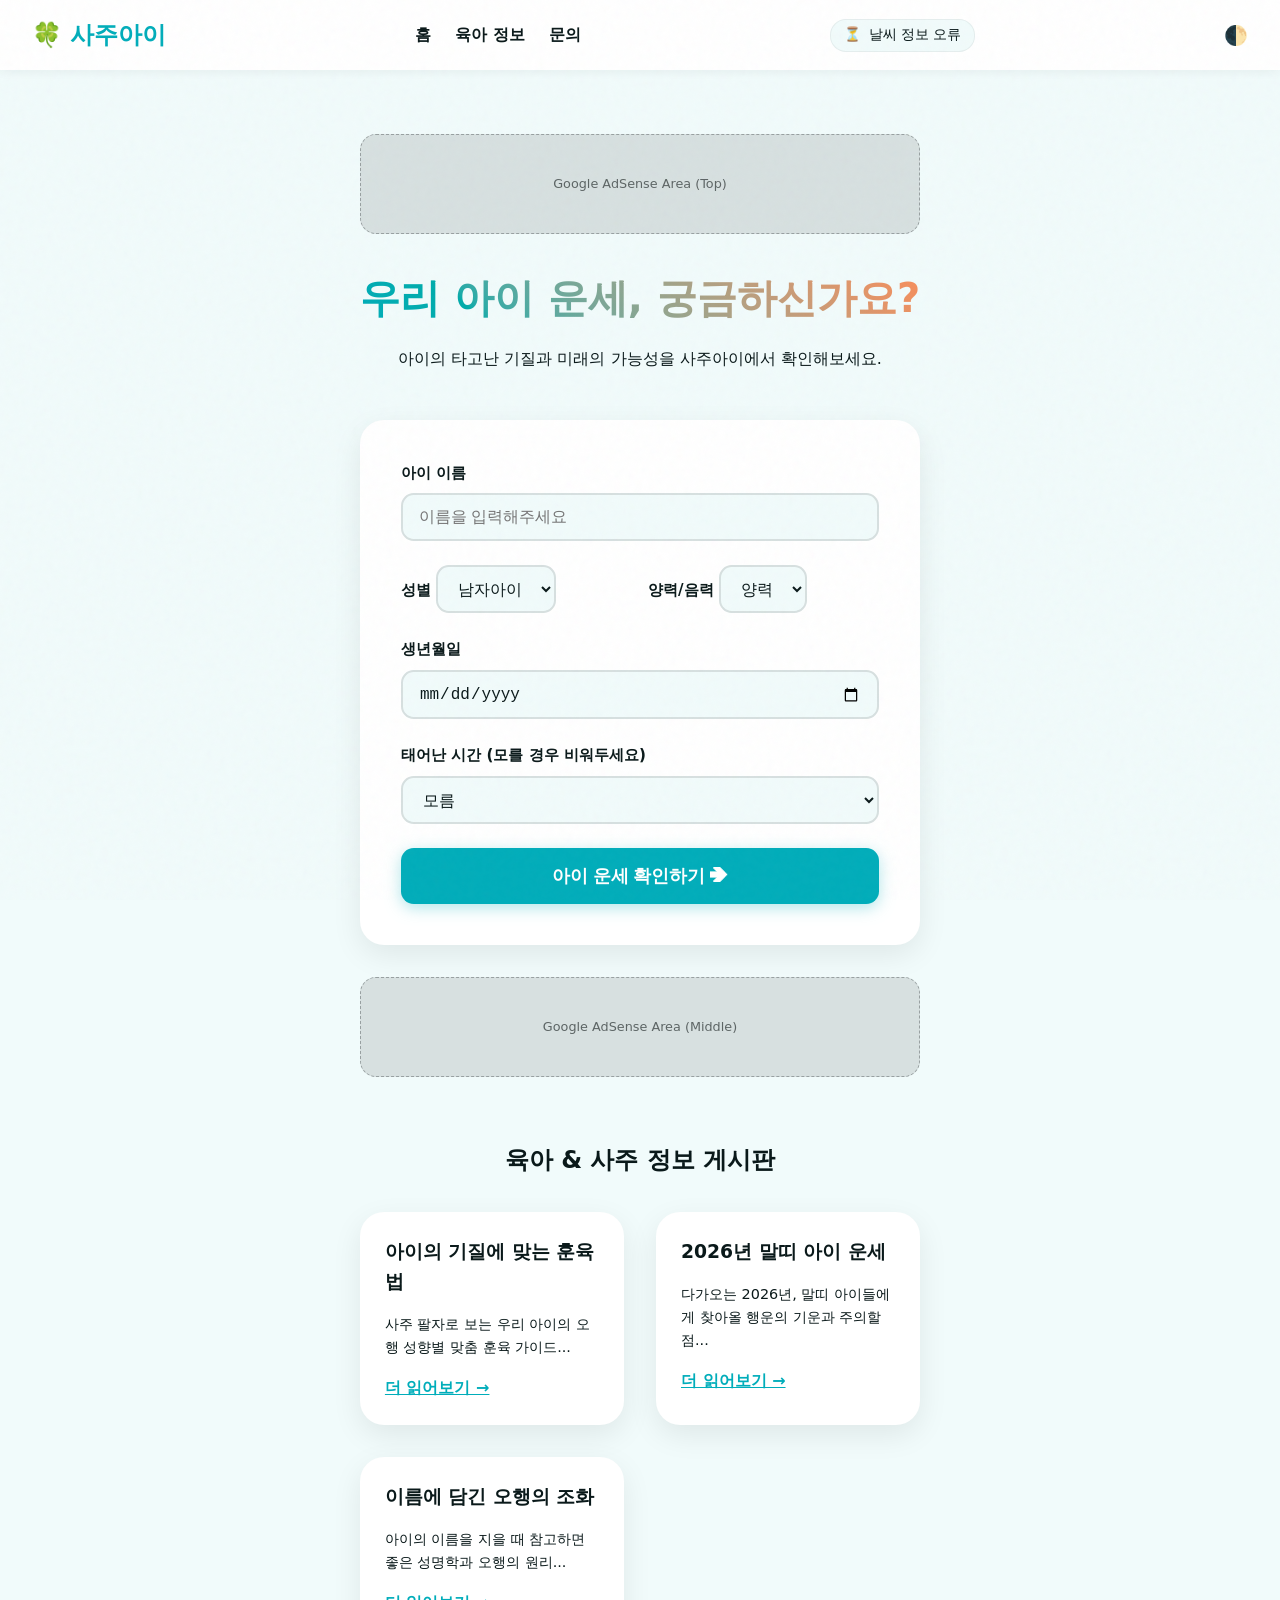
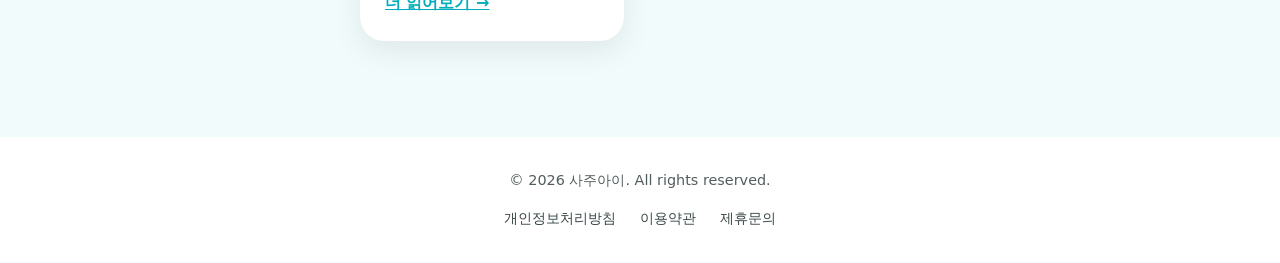
<file: index.html>
<!DOCTYPE html>
<html lang="ko">
<head>
    <meta charset="UTF-8">
    <meta name="viewport" content="width=device-width, initial-scale=1.0">
    <title>사주아이 | 우리 아이를 위한 특별한 운세</title>
    <meta name="description" content="사주아이에서 우리 아이의 성향과 타고난 복을 확인해보세요. 무료 사주 풀이와 육아 팁을 제공합니다.">
    <meta name="google-adsense-account" content="ca-pub-9479914120599551">
    <script async src="https://pagead2.googlesyndication.com/pagead/js/adsbygoogle.js?client=ca-pub-9479914120599551"
     crossorigin="anonymous"></script>
    <link rel="stylesheet" href="style.css">
</head>
<body data-theme="light">
    <header>
        <a href="index.html" class="logo">🍀 사주아이</a>
        <nav>
            <ul>
                <li><a href="index.html">홈</a></li>
                <li><a href="#blog">육아 정보</a></li>
                <li><a href="contact.html">문의</a></li>
            </ul>
        </nav>
        <div id="weather-info" style="display: flex; align-items: center; gap: 0.5rem; font-size: 0.85rem; background: var(--bg-main); padding: 0.3rem 0.8rem; border-radius: 1rem; border: 1px solid rgba(0,0,0,0.05);">
            <span id="weather-icon">⏳</span>
            <span id="weather-temp">--°C</span>
        </div>
        <button id="toggle-theme" style="background: none; border: none; cursor: pointer; font-size: 1.2rem;">🌓</button>
    </header>

    <main class="container">
        <!-- AdSense Top Placeholder -->
        <div class="adsense-placeholder">
            <span>Google AdSense Area (Top)</span>
        </div>

        <section class="hero">
            <h1>우리 아이 운세, 궁금하신가요?</h1>
            <p>아이의 타고난 기질과 미래의 가능성을 사주아이에서 확인해보세요.</p>
        </section>

        <section class="card">
            <form id="saju-form" class="saju-form">
                <div class="form-group">
                    <label for="name">아이 이름</label>
                    <input type="text" id="name" placeholder="이름을 입력해주세요" required>
                </div>
                
                <div class="form-group" style="display: grid; grid-template-columns: 1fr 1fr; gap: 1rem;">
                    <div>
                        <label for="gender">성별</label>
                        <select id="gender" required>
                            <option value="male">남자아이</option>
                            <option value="female">여자아이</option>
                        </select>
                    </div>
                    <div>
                        <label for="birth-type">양력/음력</label>
                        <select id="birth-type">
                            <option value="solar">양력</option>
                            <option value="lunar">음력</option>
                        </select>
                    </div>
                </div>

                <div class="form-group">
                    <label for="birth-date">생년월일</label>
                    <input type="date" id="birth-date" required>
                </div>

                <div class="form-group">
                    <label for="birth-time">태어난 시간 (모를 경우 비워두세요)</label>
                    <select id="birth-time">
                        <option value="unknown">모름</option>
                        <option value="00">자시 (23:30 ~ 01:29)</option>
                        <option value="02">축시 (01:30 ~ 03:29)</option>
                        <option value="04">인시 (03:30 ~ 05:29)</option>
                        <option value="06">묘시 (05:30 ~ 07:29)</option>
                        <option value="08">진시 (07:30 ~ 09:29)</option>
                        <option value="10">사시 (09:30 ~ 11:29)</option>
                        <option value="12">오시 (11:30 ~ 13:29)</option>
                        <option value="14">미시 (13:30 ~ 15:29)</option>
                        <option value="16">신시 (15:30 ~ 17:29)</option>
                        <option value="18">유시 (17:30 ~ 19:29)</option>
                        <option value="20">술시 (19:30 ~ 21:29)</option>
                        <option value="22">해시 (21:30 ~ 23:29)</option>
                    </select>
                </div>

                <button type="submit" class="btn-primary">아이 운세 확인하기 ➔</button>
            </form>
        </section>

        <section id="results" class="results card">
            <h2 id="result-title">운세 결과</h2>
            <div id="reading-content" class="reading-card">
                <!-- Saju results will be injected here -->
            </div>
        </section>

        <!-- AdSense Middle Placeholder -->
        <div class="adsense-placeholder">
            <span>Google AdSense Area (Middle)</span>
        </div>

        <section id="blog" style="margin-top: 4rem;">
            <h2 style="margin-bottom: 2rem; text-align: center;">육아 & 사주 정보 게시판</h2>
            <div style="display: grid; grid-template-columns: repeat(auto-fit, minmax(250px, 1fr)); gap: 2rem;">
                <article class="card" style="padding: 1.5rem;">
                    <h3>아이의 기질에 맞는 훈육법</h3>
                    <p style="font-size: 0.9rem; margin-top: 1rem;">사주 팔자로 보는 우리 아이의 오행 성향별 맞춤 훈육 가이드...</p>
                    <a href="#" style="color: var(--primary); font-weight: 600; display: block; margin-top: 1rem;">더 읽어보기 →</a>
                </article>
                <article class="card" style="padding: 1.5rem;">
                    <h3>2026년 말띠 아이 운세</h3>
                    <p style="font-size: 0.9rem; margin-top: 1rem;">다가오는 2026년, 말띠 아이들에게 찾아올 행운의 기운과 주의할 점...</p>
                    <a href="#" style="color: var(--primary); font-weight: 600; display: block; margin-top: 1rem;">더 읽어보기 →</a>
                </article>
                <article class="card" style="padding: 1.5rem;">
                    <h3>이름에 담긴 오행의 조화</h3>
                    <p style="font-size: 0.9rem; margin-top: 1rem;">아이의 이름을 지을 때 참고하면 좋은 성명학과 오행의 원리...</p>
                    <a href="#" style="color: var(--primary); font-weight: 600; display: block; margin-top: 1rem;">더 읽어보기 →</a>
                </article>
            </div>
        </section>

        <!-- Disqus Section for Community Engagement (Good for AdSense) -->
        <div id="disqus_thread" style="margin-top: 4rem;"></div>
    </main>

    <footer>
        <p>&copy; 2026 사주아이. All rights reserved.</p>
        <div class="footer-links">
            <a href="privacy.html">개인정보처리방침</a>
            <a href="terms.html">이용약관</a>
            <a href="contact.html">제휴문의</a>
        </div>
    </footer>

    <script src="main.js"></script>
    <script>
        (function() {
        var d = document, s = d.createElement('script');
        s.src = 'https://productbuilder-1blm410bfg.disqus.com/embed.js';
        s.setAttribute('data-timestamp', +new Date());
        (d.head || d.body).appendChild(s);
        })();
    </script>
</body>
</html>
</file>
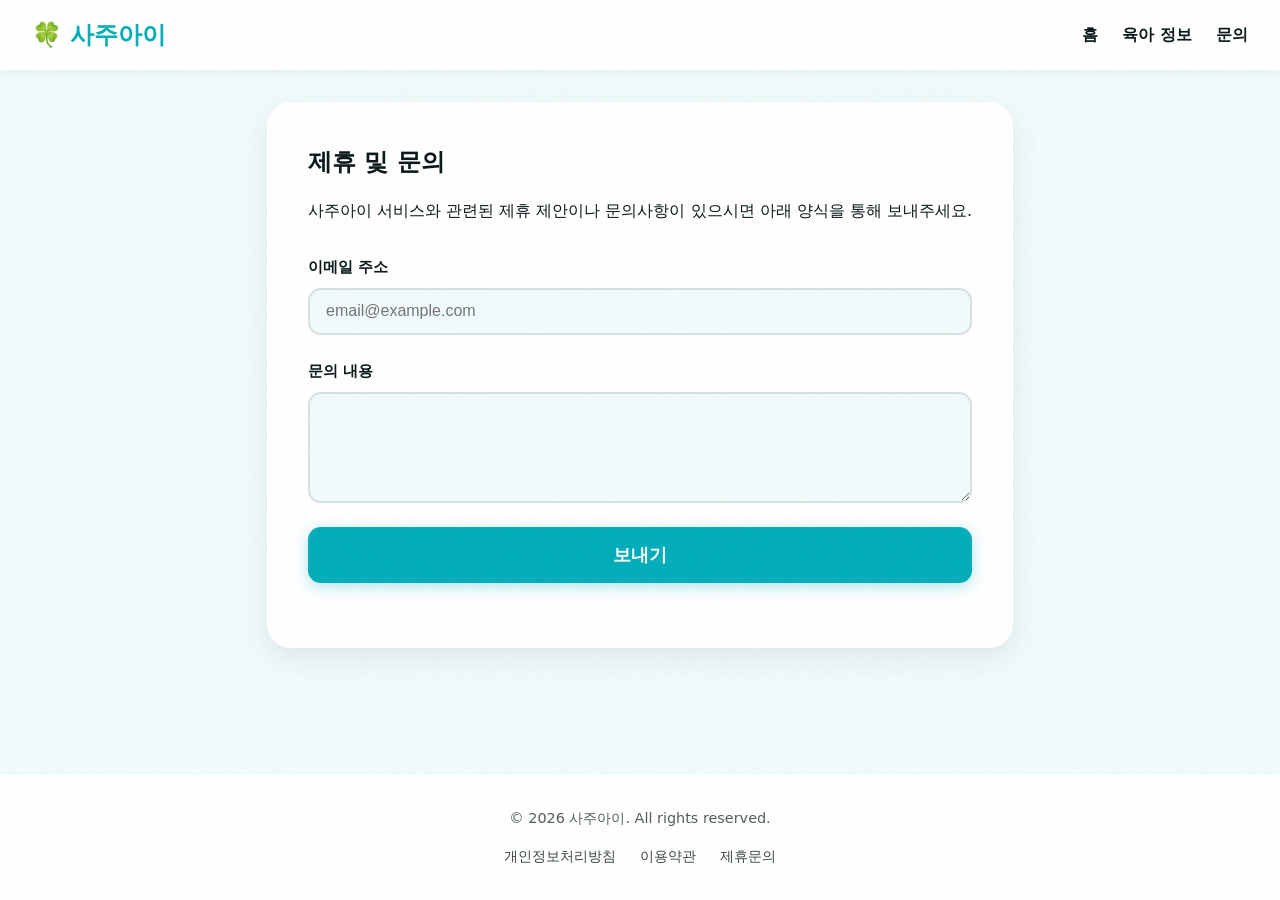
<file: contact.html>
<!DOCTYPE html>
<html lang="ko">
<head>
    <meta charset="UTF-8">
    <meta name="viewport" content="width=device-width, initial-scale=1.0">
    <title>문의하기 | 사주아이</title>
    <meta name="google-adsense-account" content="ca-pub-9479914120599551">
    <script async src="https://pagead2.googlesyndication.com/pagead/js/adsbygoogle.js?client=ca-pub-9479914120599551"
     crossorigin="anonymous"></script>
    <link rel="stylesheet" href="style.css">
    <style>
        .success { color: #2ecc71; margin-top: 1rem; font-weight: 600; }
        .error { color: #e74c3c; margin-top: 1rem; font-weight: 600; }
    </style>
</head>
<body data-theme="light">
    <header>
        <a href="index.html" class="logo">🍀 사주아이</a>
        <nav>
            <ul>
                <li><a href="index.html">홈</a></li>
                <li><a href="index.html#blog">육아 정보</a></li>
                <li><a href="contact.html">문의</a></li>
            </ul>
        </nav>
    </header>

    <main class="container">
        <section class="card">
            <h1>제휴 및 문의</h1>
            <p style="margin-top: 1rem; margin-bottom: 2rem;">사주아이 서비스와 관련된 제휴 제안이나 문의사항이 있으시면 아래 양식을 통해 보내주세요.</p>
            
            <form action="https://formspree.io/f/mqakayvo" method="POST" id="contact-form" class="saju-form">
                <div class="form-group">
                    <label for="email">이메일 주소</label>
                    <input type="email" id="email" name="email" placeholder="email@example.com" required>
                </div>
                <div class="form-group">
                    <label for="message">문의 내용</label>
                    <textarea id="message" name="message" rows="5" style="padding: 1rem; border-radius: 0.8rem; border: 2px solid oklch(0.9 0.01 200); background: var(--bg-main); color: var(--text-main); font-family: inherit;" required></textarea>
                </div>
                <button type="submit" class="btn-primary">보내기</button>
                <div id="status"></div>
            </form>
        </section>
    </main>

    <footer>
        <p>&copy; 2026 사주아이. All rights reserved.</p>
        <div class="footer-links">
            <a href="privacy.html">개인정보처리방침</a>
            <a href="terms.html">이용약관</a>
            <a href="contact.html">제휴문의</a>
        </div>
    </footer>

    <script src="main.js"></script>
    <script>
        const contactForm = document.getElementById("contact-form");
        if (contactForm) {
            contactForm.addEventListener("submit", async function(event) {
                event.preventDefault();
                const status = document.getElementById("status");
                const data = new FormData(event.target);
                
                try {
                    const response = await fetch(event.target.action, {
                        method: contactForm.method,
                        body: data,
                        headers: {
                            'Accept': 'application/json'
                        }
                    });
                    
                    if (response.ok) {
                        status.innerHTML = "문의가 성공적으로 전달되었습니다!";
                        status.className = "success";
                        contactForm.reset();
                    } else {
                        status.innerHTML = "문제가 발생했습니다. 다시 시도해 주세요.";
                        status.className = "error";
                    }
                } catch (error) {
                    status.innerHTML = "서버와 통신 중 오류가 발생했습니다.";
                    status.className = "error";
                }
            });
        }
    </script>
</body>
</html>
</file>
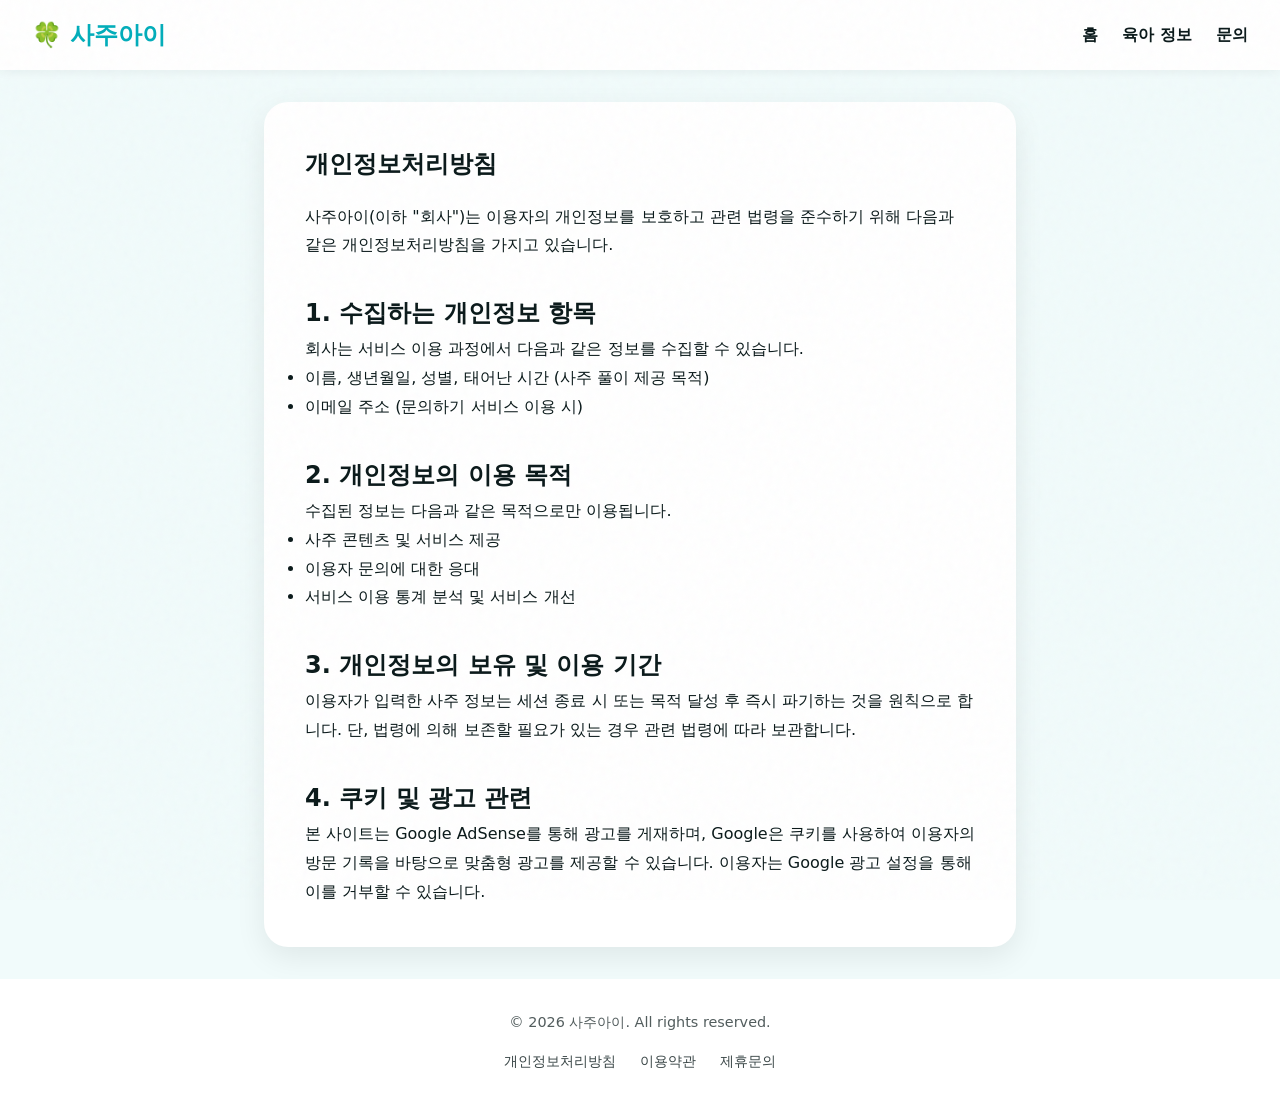
<file: privacy.html>
<!DOCTYPE html>
<html lang="ko">
<head>
    <meta charset="UTF-8">
    <meta name="viewport" content="width=device-width, initial-scale=1.0">
    <title>개인정보처리방침 | 사주아이</title>
    <meta name="google-adsense-account" content="ca-pub-9479914120599551">
    <script async src="https://pagead2.googlesyndication.com/pagead/js/adsbygoogle.js?client=ca-pub-9479914120599551"
     crossorigin="anonymous"></script>
    <link rel="stylesheet" href="style.css">
</head>
<body data-theme="light">
    <header>
        <a href="index.html" class="logo">🍀 사주아이</a>
        <nav>
            <ul>
                <li><a href="index.html">홈</a></li>
                <li><a href="index.html#blog">육아 정보</a></li>
                <li><a href="contact.html">문의</a></li>
            </ul>
        </nav>
    </header>

    <main class="container">
        <section class="card" style="line-height: 1.8;">
            <h1>개인정보처리방침</h1>
            <p style="margin-top: 1rem;">사주아이(이하 "회사")는 이용자의 개인정보를 보호하고 관련 법령을 준수하기 위해 다음과 같은 개인정보처리방침을 가지고 있습니다.</p>
            
            <h2 style="margin-top: 2rem;">1. 수집하는 개인정보 항목</h2>
            <p>회사는 서비스 이용 과정에서 다음과 같은 정보를 수집할 수 있습니다.</p>
            <ul>
                <li>이름, 생년월일, 성별, 태어난 시간 (사주 풀이 제공 목적)</li>
                <li>이메일 주소 (문의하기 서비스 이용 시)</li>
            </ul>

            <h2 style="margin-top: 2rem;">2. 개인정보의 이용 목적</h2>
            <p>수집된 정보는 다음과 같은 목적으로만 이용됩니다.</p>
            <ul>
                <li>사주 콘텐츠 및 서비스 제공</li>
                <li>이용자 문의에 대한 응대</li>
                <li>서비스 이용 통계 분석 및 서비스 개선</li>
            </ul>

            <h2 style="margin-top: 2rem;">3. 개인정보의 보유 및 이용 기간</h2>
            <p>이용자가 입력한 사주 정보는 세션 종료 시 또는 목적 달성 후 즉시 파기하는 것을 원칙으로 합니다. 단, 법령에 의해 보존할 필요가 있는 경우 관련 법령에 따라 보관합니다.</p>

            <h2 style="margin-top: 2rem;">4. 쿠키 및 광고 관련</h2>
            <p>본 사이트는 Google AdSense를 통해 광고를 게재하며, Google은 쿠키를 사용하여 이용자의 방문 기록을 바탕으로 맞춤형 광고를 제공할 수 있습니다. 이용자는 Google 광고 설정을 통해 이를 거부할 수 있습니다.</p>
        </section>
    </main>

    <footer>
        <p>&copy; 2026 사주아이. All rights reserved.</p>
        <div class="footer-links">
            <a href="privacy.html">개인정보처리방침</a>
            <a href="terms.html">이용약관</a>
            <a href="contact.html">제휴문의</a>
        </div>
    </footer>
</body>
</html>
</file>
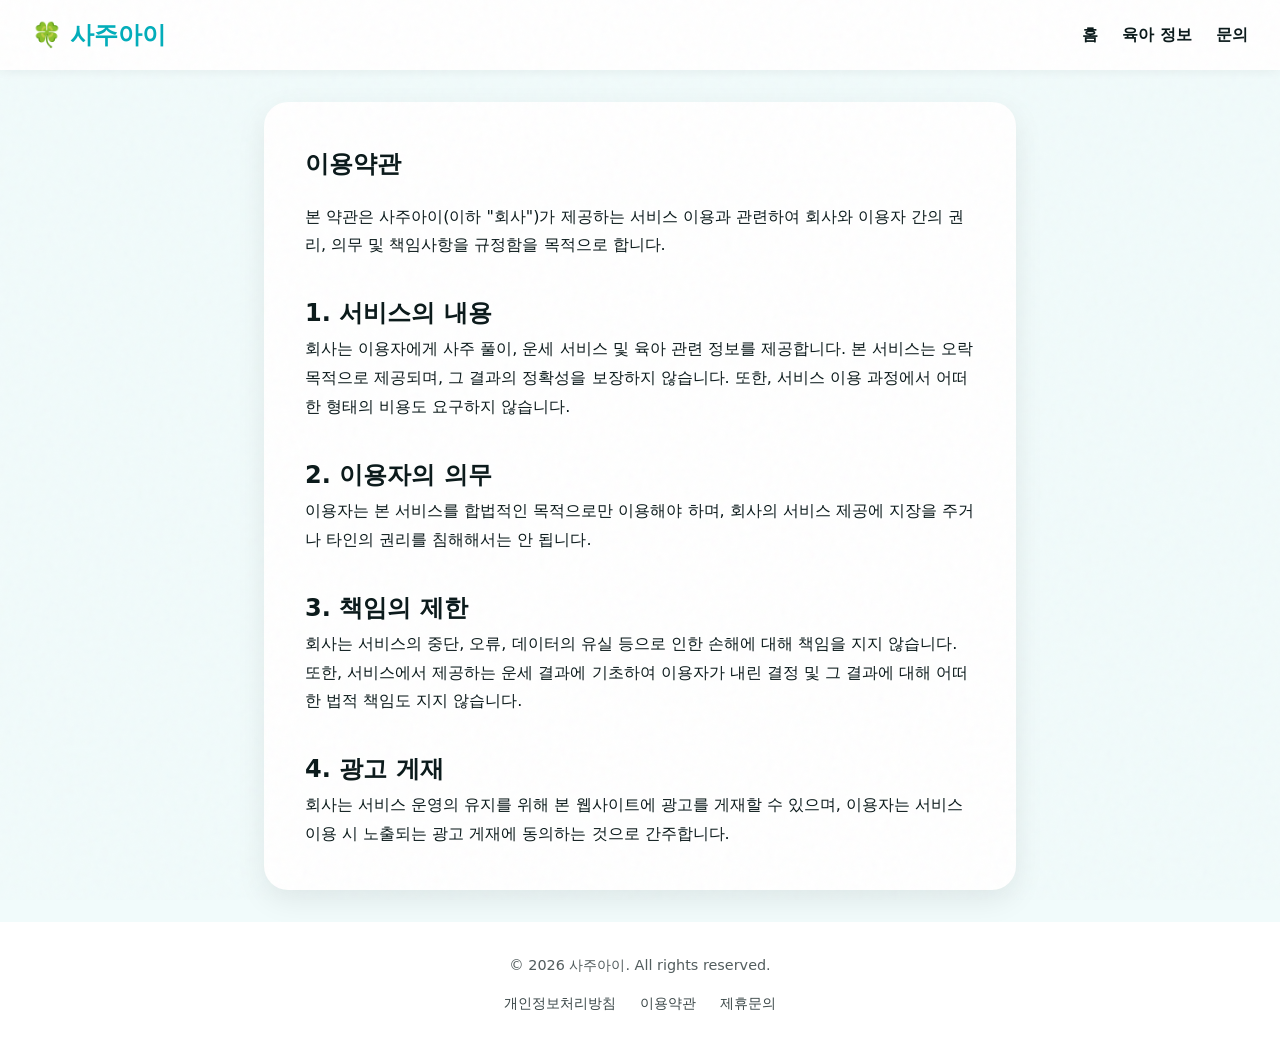
<file: terms.html>
<!DOCTYPE html>
<html lang="ko">
<head>
    <meta charset="UTF-8">
    <meta name="viewport" content="width=device-width, initial-scale=1.0">
    <title>이용약관 | 사주아이</title>
    <meta name="google-adsense-account" content="ca-pub-9479914120599551">
    <script async src="https://pagead2.googlesyndication.com/pagead/js/adsbygoogle.js?client=ca-pub-9479914120599551"
     crossorigin="anonymous"></script>
    <link rel="stylesheet" href="style.css">
</head>
<body data-theme="light">
    <header>
        <a href="index.html" class="logo">🍀 사주아이</a>
        <nav>
            <ul>
                <li><a href="index.html">홈</a></li>
                <li><a href="index.html#blog">육아 정보</a></li>
                <li><a href="contact.html">문의</a></li>
            </ul>
        </nav>
    </header>

    <main class="container">
        <section class="card" style="line-height: 1.8;">
            <h1>이용약관</h1>
            <p style="margin-top: 1rem;">본 약관은 사주아이(이하 "회사")가 제공하는 서비스 이용과 관련하여 회사와 이용자 간의 권리, 의무 및 책임사항을 규정함을 목적으로 합니다.</p>
            
            <h2 style="margin-top: 2rem;">1. 서비스의 내용</h2>
            <p>회사는 이용자에게 사주 풀이, 운세 서비스 및 육아 관련 정보를 제공합니다. 본 서비스는 오락 목적으로 제공되며, 그 결과의 정확성을 보장하지 않습니다. 또한, 서비스 이용 과정에서 어떠한 형태의 비용도 요구하지 않습니다.</p>

            <h2 style="margin-top: 2rem;">2. 이용자의 의무</h2>
            <p>이용자는 본 서비스를 합법적인 목적으로만 이용해야 하며, 회사의 서비스 제공에 지장을 주거나 타인의 권리를 침해해서는 안 됩니다.</p>

            <h2 style="margin-top: 2rem;">3. 책임의 제한</h2>
            <p>회사는 서비스의 중단, 오류, 데이터의 유실 등으로 인한 손해에 대해 책임을 지지 않습니다. 또한, 서비스에서 제공하는 운세 결과에 기초하여 이용자가 내린 결정 및 그 결과에 대해 어떠한 법적 책임도 지지 않습니다.</p>

            <h2 style="margin-top: 2rem;">4. 광고 게재</h2>
            <p>회사는 서비스 운영의 유지를 위해 본 웹사이트에 광고를 게재할 수 있으며, 이용자는 서비스 이용 시 노출되는 광고 게재에 동의하는 것으로 간주합니다.</p>
        </section>
    </main>

    <footer>
        <p>&copy; 2026 사주아이. All rights reserved.</p>
        <div class="footer-links">
            <a href="privacy.html">개인정보처리방침</a>
            <a href="terms.html">이용약관</a>
            <a href="contact.html">제휴문의</a>
        </div>
    </footer>
</body>
</html>
</file>
<file: style.css>
:root {
  /* Modern OKLCH Colors - Vibrant and Friendly */
  --primary: oklch(0.65 0.18 200); /* Bright Blue-Cyan */
  --primary-glow: oklch(0.65 0.18 200 / 0.3);
  --secondary: oklch(0.75 0.15 45); /* Warm Orange/Yellow */
  --accent: oklch(0.7 0.25 0); /* Soft Pink/Red */
  --bg-main: oklch(0.98 0.01 200); /* Off-white with a hint of blue */
  --text-main: oklch(0.2 0.02 200);
  --card-bg: white;
  --card-shadow: 0 10px 30px oklch(0 0 0 / 0.08);
  --radius: 1.5rem;
  --transition: all 0.3s cubic-bezier(0.4, 0, 0.2, 1);
}

[data-theme="dark"] {
  --primary: oklch(0.75 0.12 210);
  --secondary: oklch(0.8 0.12 60);
  --bg-main: oklch(0.15 0.02 210);
  --text-main: oklch(0.95 0.01 210);
  --card-bg: oklch(0.2 0.02 210);
  --card-shadow: 0 10px 30px oklch(0 0 0 / 0.4);
}

* {
  box-sizing: border-box;
  margin: 0;
  padding: 0;
}

body {
  font-family: 'Pretendard', -apple-system, BlinkMacSystemFont, system-ui, Roboto, sans-serif;
  background-color: var(--bg-main);
  color: var(--text-main);
  line-height: 1.6;
  min-height: 100vh;
  display: flex;
  flex-direction: column;
}

/* Texture Background Effect */
body::before {
  content: "";
  position: fixed;
  top: 0;
  left: 0;
  width: 100%;
  height: 100%;
  opacity: 0.03;
  pointer-events: none;
  background-image: url("data:image/svg+xml,%3Csvg viewBox='0 0 200 200' xmlns='http://www.w3.org/2000/svg'%3E%3Cfilter id='noiseFilter'%3E%3CfeTurbulence type='fractalNoise' baseFrequency='0.65' numOctaves='3' stitchTiles='stitch'/%3E%3C/filter%3E%3Crect width='100%25' height='100%25' filter='url(%23noiseFilter)'/%3E%3C/svg%3E");
  z-index: 999;
}

header {
  padding: 1rem 2rem;
  background: var(--card-bg);
  box-shadow: 0 2px 10px rgba(0,0,0,0.05);
  display: flex;
  justify-content: space-between;
  align-items: center;
  position: sticky;
  top: 0;
  z-index: 100;
}

.logo {
  font-size: 1.5rem;
  font-weight: 800;
  color: var(--primary);
  text-decoration: none;
}

nav ul {
  display: flex;
  list-style: none;
  gap: 1.5rem;
}

nav a {
  text-decoration: none;
  color: var(--text-main);
  font-weight: 600;
  transition: var(--transition);
}

nav a:hover {
  color: var(--primary);
}

.container {
  max-width: 800px;
  margin: 2rem auto;
  padding: 0 1.5rem;
  flex: 1;
}

.hero {
  text-align: center;
  margin-bottom: 3rem;
}

.hero h1 {
  font-size: 2.5rem;
  margin-bottom: 1rem;
  background: linear-gradient(45deg, var(--primary), var(--secondary));
  -webkit-background-clip: text;
  -webkit-text-fill-color: transparent;
}

.card {
  background: var(--card-bg);
  padding: 2.5rem;
  border-radius: var(--radius);
  box-shadow: var(--card-shadow);
  border: 1px solid oklch(1 0 0 / 0.1);
}

.saju-form {
  display: flex;
  flex-direction: column;
  gap: 1.5rem;
}

.form-group {
  display: flex;
  flex-direction: column;
  gap: 0.5rem;
}

label {
  font-weight: 600;
  font-size: 0.95rem;
}

input, select {
  padding: 0.8rem 1rem;
  border-radius: 0.8rem;
  border: 2px solid oklch(0.9 0.01 200);
  background: var(--bg-main);
  color: var(--text-main);
  font-size: 1rem;
  transition: var(--transition);
}

input:focus, select:focus {
  outline: none;
  border-color: var(--primary);
  box-shadow: 0 0 0 4px var(--primary-glow);
}

.btn-primary {
  background: var(--primary);
  color: white;
  padding: 1rem 2rem;
  border: none;
  border-radius: 0.8rem;
  font-size: 1.1rem;
  font-weight: 700;
  cursor: pointer;
  transition: var(--transition);
  box-shadow: 0 4px 15px var(--primary-glow);
}

.btn-primary:hover {
  transform: translateY(-2px);
  box-shadow: 0 6px 20px var(--primary-glow);
}

.results {
  margin-top: 3rem;
  display: none;
  animation: fadeIn 0.5s ease-out;
}

@keyframes fadeIn {
  from { opacity: 0; transform: translateY(20px); }
  to { opacity: 1; transform: translateY(0); }
}

.reading-card {
  background: linear-gradient(135deg, oklch(0.95 0.05 200), oklch(0.95 0.05 50));
  padding: 2rem;
  border-radius: var(--radius);
  margin-top: 1.5rem;
}

.adsense-placeholder {
  width: 100%;
  min-height: 100px;
  background: oklch(0.9 0.01 200);
  margin: 2rem 0;
  display: flex;
  align-items: center;
  justify-content: center;
  border-radius: 1rem;
  color: oklch(0.5 0.01 200);
  font-size: 0.8rem;
  border: 1px dashed oklch(0.7 0.01 200);
}

footer {
  text-align: center;
  padding: 2rem;
  background: var(--card-bg);
  margin-top: auto;
}

footer p {
  font-size: 0.9rem;
  opacity: 0.7;
}

.footer-links {
  margin-top: 1rem;
  display: flex;
  justify-content: center;
  gap: 1.5rem;
}

.footer-links a {
  text-decoration: none;
  color: var(--text-main);
  font-size: 0.85rem;
  opacity: 0.8;
}

.footer-links a:hover {
  opacity: 1;
  color: var(--primary);
}

/* Responsive */
@media (max-width: 600px) {
  header {
    flex-direction: column;
    gap: 1rem;
  }
  .hero h1 {
    font-size: 2rem;
  }
}
</file>
